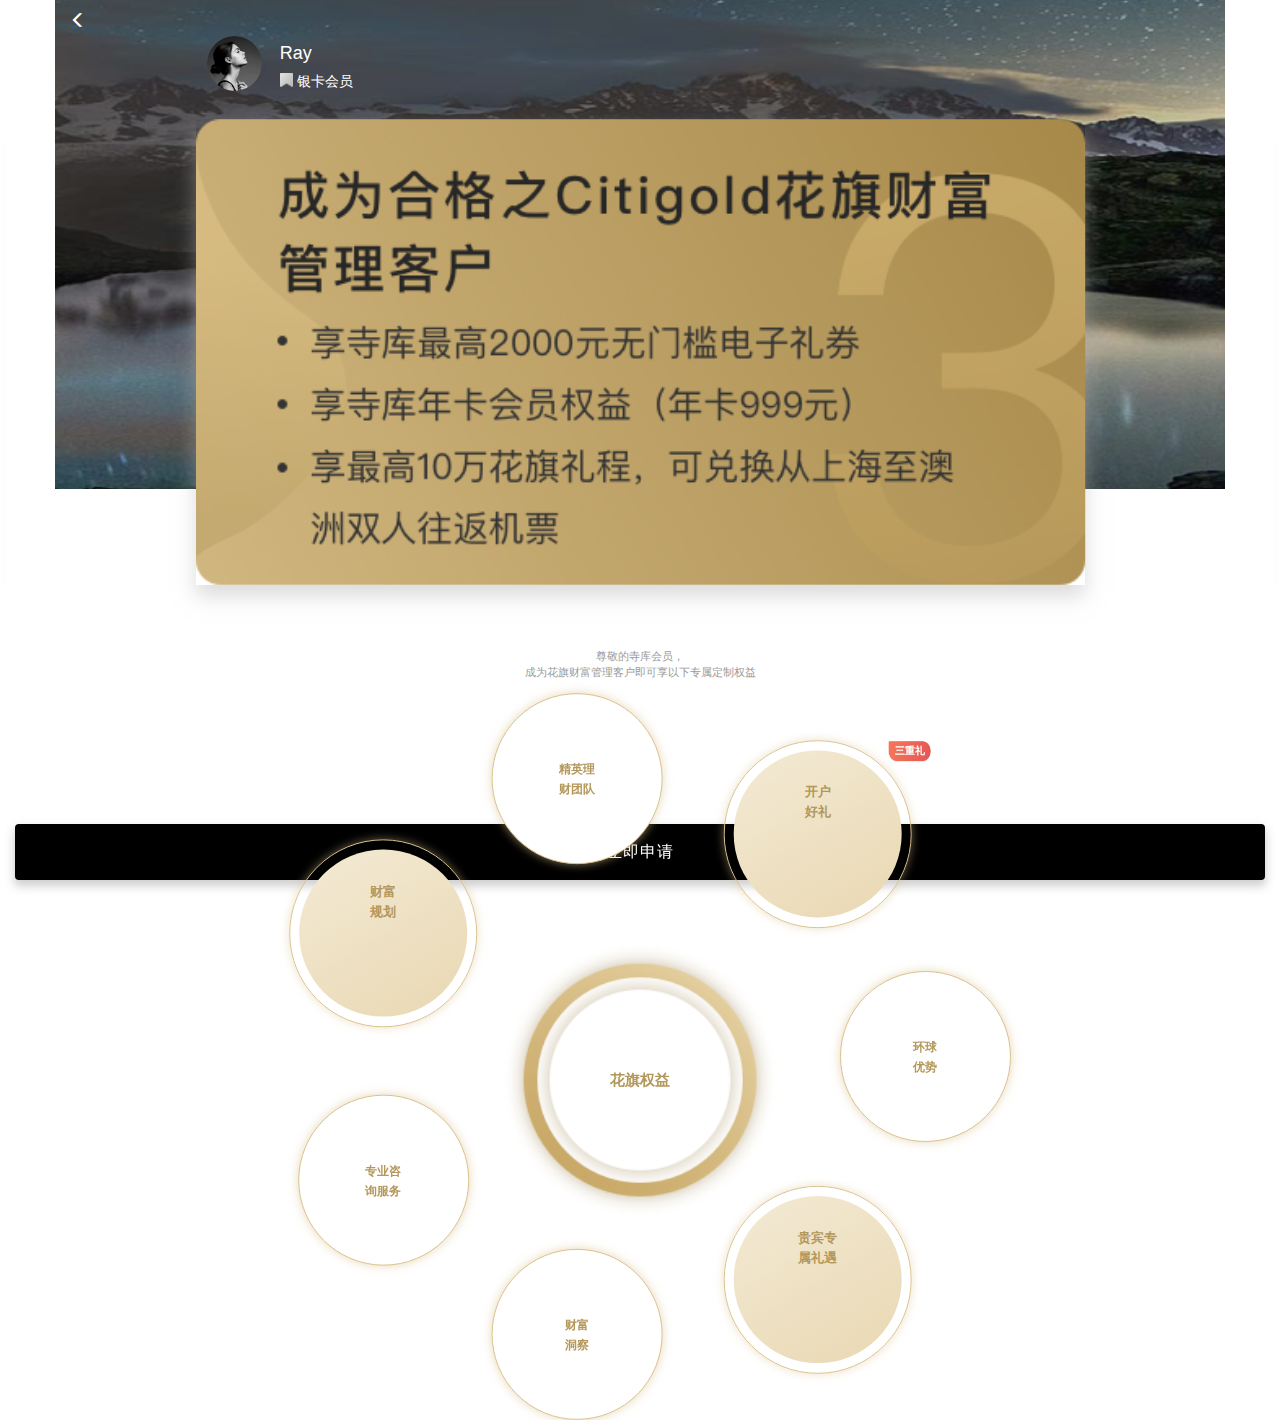
<file: index.html>
<!DOCTYPE html>
<html lang="en">

<head>
    <meta charset="UTF-8">
    <meta name="viewport" content="width=device-width, initial-scale=1, maximum-scale=1, user-scalable=no">
    <meta http-equiv="X-UA-Compatible" content="ie=edge">
    <title>Document</title>
    <link rel="stylesheet" href="css/bootstrap.min.css">
    <link rel="stylesheet" href="css/swiper.min.css">
    <link rel="stylesheet" href="css/index.css">
</head>

<body class="body-siku">
    <div class="siku-wrapper">
        <div class="container bg-cover">
            <div class="nav">
                <span class="glyphicon glyphicon-menu-left"></span>
            </div>
            <div class="person-level">
                <div class="icon">
                    <img src="images/profile.png" alt="">
                </div>
                <div class="info">
                    <p class="name common-black">Ray</p>
                    <p class="card-level common-black"> <img src="images/icn_silver.png" alt="" width="12px"> 银卡会员</p>
                </div>
            </div>
            <div class="swiper-container swiper-card">
                <div class="swiper-wrapper">
                    <div class="swiper-slide swiper-slide-1">

                        <img src="images/CARD 3 Copy.png" alt="" data-index="1">

                    </div>
                    <div class="swiper-slide swiper-slide-active">

                        <img src="images/CARD 1 Copy.png" alt="" data-index="2">

                    </div>
                    <div class="swiper-slide">

                        <img src="images/CARD 2 Copy.png" alt="" data-index="3">

                    </div>

                </div>
            </div>
        </div>
        <div class="rights-content">
            <p class="header text-center">
                尊敬的寺库会员，<br />
                成为花旗财富管理客户即可享以下专属定制权益
            </p>
            <div class="content-1  container">
                <div class="circle1">
                    <ul class="circleWrapper wStyle1">
                        <li>
                            <div class="circleFeature fStyle1" data-cyrcleBox="f1">
                                <p>
                                    环球<br />优势
                                </p>
                            </div>
                            <div class="circleBox" id="f1">
                                <div class="details">
                                    <div class="details-head text-center">环球优势 <span class="glyphicon glyphicon-remove"></span>
                                    </div>
                                    <div class="container list-wrapper">
                                        <p class="list-title">世界公民 - 尊贵身份，畅享全球
                                        </p>
                                        <ul>
                                            <li>海外开户预约
                                            </li>
                                            <li>全球速汇通
                                            </li>
                                            <li>Citigold环球尊贵身份
                                            </li>
                                            <li>全球账户总览
                                            </li>
                                        </ul>
                                        <p class="list-title">环球旅行 - 随时随地，伴您左右
                                        </p>
                                        <ul>
                                            <li>全球ATM取现免费
                                            </li>
                                            <li>花旗环球礼遇
                                            </li>
                                            <li>海外紧急援助现金
                                            </li>
                                            <li>全球贵宾服务
                                            </li>
                                        </ul>
                                        <p class="list-title">安心留学 - 您的期许，花旗助力
                                        </p>
                                        <ul>
                                            <li>国际信用卡
                                            </li>
                                            <li> 海外开户预约
                                            </li>
                                            <li> 全球速汇通
                                            </li>
                                        </ul>
                                        <p class="list-title">移居中国 - 崭新生活，轻松启程
                                        </p>
                                        <ul>
                                            <li>花旗Citigold财富管理顾问团队能为您提供全球投资理财咨询，帮助您挖掘来自世界各地的投资契机，着眼境内理财的同时也不会错过海外投资机会。
                                            </li>
                                        </ul>

                                    </div>
                                </div>
                            </div>
                            <div class="inner-circle">
                                <p>
                                    花旗权益
                                </p>
                            </div>
                        </li>
                        <li>
                            <div class="circleFeature fStyle2" data-cyrcleBox="f2">
                                <p>
                                    贵宾专
                                    <br />属礼遇
                                </p>
                            </div>
                            <div class="circleBox" id="f2">
                                <div class="details">
                                    <div class="details-head text-center">花旗荟贵宾专属礼遇
                                        <span class="glyphicon glyphicon-remove"></span>
                                    </div>
                                    <div class="container list-wrapper">
                                        <p class="list-title">
                                            旅游度假
                                        </p>
                                        <ul>
                                            <li>喜达屋、凯悦、半岛等全球奢华酒店预订优惠
                                            </li>
                                            <li>免费国内机场带泊车
                                            </li>
                                            <li>免费海外电话紧急翻译
                                            </li>
                                            <li>全球机场全程陪同
                                            </li>
                                            <li>海外汽车租赁95折优惠
                                            </li>
                                            <li>英国家族传承、美国巴菲特股东大会
                                            </li>
                                        </ul>
                                        <p class="list-title">臻享生活
                                        </p>
                                        <ul>
                                            <li>全球米其林餐厅预订优惠
                                            </li>
                                            <li>顶级会所免会籍入场
                                            </li>
                                            <li>私人管家服务

                                            </li>
                                            <li>F1等热门赛事预订

                                            </li>
                                            <li>时装周及热门演出预订
                                            </li>
                                        </ul>
                                        <p class="list-title">守护健康
                                        </p>
                                        <ul>
                                            <li>日本、台湾、香港高端体检优惠套餐
                                            </li>
                                            <li> 和睦家八折优惠
                                            </li>
                                            <li> 瑞尔齿科95折优惠
                                            </li>
                                            <li> 心理咨询
                                            </li>
                                            <li> 美国名医问诊

                                            </li>
                                        </ul>
                                        <p class="list-title">海外教育 </p>
                                        <ul>
                                            <li>世界五百强企业研习 </li>
                                            <li> VR/AR科技实践项目体验</li>
                                            <li> 海外留学顾问程一站</li>

                                        </ul>
                                    </div>
                                </div>
                            </div>
                        </li>
                        <li>
                            <div class="circleFeature fStyle1" data-cyrcleBox="f3">
                                <p>
                                    财富
                                    <br />洞察
                                </p>
                            </div>
                            <div class="circleBox" id="f3">
                                <div class="details">
                                    <div class="details-head text-center">财富洞察
                                        <span class="glyphicon glyphicon-remove"></span>
                                    </div>
                                    <div class="container list-wrapper">
                                        <p class="list-title">最新市场动态</p>
                                        <ul>
                                            <li>每日市场焦点</li>
                                            <li>每周金融市场分析 </li>
                                            <li>月度/年度市场展望 </li>
                                        </ul>
                                        <p class="list-title">花旗FM －全球财智，尽收于耳
                                        </p>
                                        <ul>
                                            <li>环球财经观察、花旗会客室、投资讲堂，三大栏目满足不同收听需求。一样的财经热点，聆听不一样的专业解读
                                            </li>
                                        </ul>
                                        <p class="list-title">
                                            花旗直播间
                                        </p>
                                        <ul>
                                            <li>联合中外市场投资专家，在线探讨市场热点话题，即时了解全球动态
                                            </li>
                                        </ul>
                                        <p class="list-title">投资
                                        </p>
                                        <ul>
                                            <li>诚意为您奉上基金投资、外汇理财等多元化境内与QDII海外投资产品与专业意见，助您做出睿智决策，更好地进行资产配置。

                                            </li>
                                        </ul>
                                    </div>
                                </div>
                            </div>
                        </li>
                        <li>
                            <div class="circleFeature fStyle1" data-cyrcleBox="f4">
                                <p>
                                    专业咨<br />询服务
                                </p>
                            </div>
                            <div class="circleBox" id="f4">
                                <div class="details">
                                    <div class="details-head text-center"> 专业咨询服务<span class="glyphicon glyphicon-remove"></span>
                                    </div>
                                    <div class="container list-wrapper">
                                        <p class="list-title">财智对话－了解您和您的需求</p>
                                        <ul>
                                            <li>专属客户经理将以您的需求为核心，深入了解投资目标与需求、资金状况，制定适合您的投资组合策略</li>

                                        </ul>
                                        <p class="list-title">需求分析 －创建您的财富组合</p>
                                        <ul>
                                            <li>Citigold全方位财富规划平台将协助您设定理财目标，展示持有资产的变动，分析投资组合的参考配置，及达成财富目标的投资策略。
                                            </li>
                                        </ul>
                                        <p class="list-title">组合回顾－您的投资组合足够多元化吗？
                                        </p>
                                        <ul>
                                            <li>利用花旗财富多元化指数，您的客户经理可检视您目前投资的分散程度，通过分散投资有效降低资产价值波动风险，还可能提高资产收益率。
                                            </li>

                                        </ul>
                                        <p class="list-title">全球投资－国际投资者</p>
                                        <ul>
                                            <li>花旗Citigold财富管理顾问团队能为您提供全球投资理财咨询，帮助您挖掘来自世界各地的投资契机。

                                            </li>

                                        </ul>
                                    </div>
                                </div>
                            </div>
                        </li>
                        <li>
                            <div class="circleFeature fStyle2" data-cyrcleBox="f5">
                                <p>
                                    财富
                                    <br />规划
                                </p>
                            </div>
                            <div class="circleBox container" id="f5">
                                <div class="details">
                                    <div class="details-head text-center">财富规划 <span class="glyphicon glyphicon-remove"></span>
                                    </div>
                                    <div class="container list-wrapper">
                                        <p class="list-title">流动资产-财富愿景，从容坐享</p>
                                        <ul>
                                            <li>花期通知存款</li>
                                            <li>多币种活期存款</li>
                                            <li>多币种定期存款</li>
                                            <li>个人大额存单</li>
                                        </ul>
                                        <p class="list-title">短期投资-把握机会，在短期内实现您的财务目标</p>
                                        <ul>
                                            <li>汇利账户</li>
                                            <li>优利账户</li>
                                        </ul>
                                        <p class="list-title">长期投资-让您的投资多元化</p>
                                        <ul>
                                            <li>结构性投资账户</li>
                                            <li> 代客境外理财-海外债券系列</li>
                                            <li> 代客境外理财-结构性票据</li>
                                            <li> 代客境外理财-海外基金系列</li>
                                        </ul>
                                        <p class="list-title">住房贷款-优质房贷金融产品，享受特惠贷款条件</p>
                                        <ul>
                                            <li>花期优智房贷</li>
                                        </ul>
                                        <p class="list-title">保险-完善的个性化服务助您保护您的挚爱</p>
                                        <ul>
                                            <li>少儿精英成长计划</li>
                                            <li> 财务安全方案</li>
                                            <li> 退休规划方案</li>
                                            <li> 资产传承方案</li>
                                        </ul>
                                    </div>
                                </div>
                            </div>
                        </li>
                        <li>
                            <div class="circleFeature fStyle1" data-cyrcleBox="f6">
                                <p>
                                    精英理<br />财团队
                                </p>
                            </div>
                            <div class="circleBox" id="f6">
                                <div class="details">
                                    <div class="details-head text-center">精英理财团队 <span class="glyphicon glyphicon-remove"></span>
                                    </div>
                                    <div class="container list-wrapper">
                                        <p class="list-title">我们的金融服务始于对您财务需求的了解，并始终与您保持相同目标。您的客户经理会联同花旗精英顾问团队，为您量身打造契合个人目标的投资策略，助您按计划进行，以满足您的财务目标。
                                        </p>
                                        <ul>
                                            <li>您的专属客户经理
                                            </li>
                                            <li>花旗客服代表
                                            </li>
                                            <li>财富策划经理
                                            </li>
                                            <li>财务安全规划经理
                                            </li>
                                            <li>外汇交易专员

                                            </li>
                                            <li>房贷专员

                                            </li>
                                        </ul>
                                    </div>
                                </div>
                            </div>
                        </li>
                        <li>
                            <div class="circleFeature fStyle2" data-cyrcleBox="f7">
                                <p>
                                    开户
                                    <br />好礼
                                </p>
                                <span class="good-present present-3">三重礼</span>
                                <span class="good-present present-2">二重礼</span>
                            </div>
                            <div class="circleBox" id="f7">
                                <div class="details">
                                    <div class="details-head text-center">寺库定制好礼
                                        <span class="glyphicon glyphicon-remove"></span>
                                    </div>
                                    <div class="container list-wrapper present-1 present">
                                        <p class="list-title">开户好礼1</p>
                                        <ul>
                                            <li>花期通知存款</li>
                                            <li>多币种活期存款</li>
                                            <li>多币种定期存款</li>
                                            <li>个人大额存单</li>
                                        </ul>
                                    </div>
                                    <div class="container list-wrapper present-2 present">
                                        <p class="list-title">开户好礼2</p>
                                        <ul>
                                            <li>花期通知存款</li>
                                            <li>多币种活期存款</li>
                                            <li>多币种定期存款</li>
                                            <li>个人大额存单</li>
                                        </ul>
                                    </div>
                                    <div class="container list-wrapper present-3 present">
                                        <p class="list-title">一重礼
                                        </p>
                                        <p class="list-title">享寺库无门槛100元电子礼券

                                        </p>
                                        <p class="list-title">享寺库月度会员权益（价值99元）
                                        </p>
                                        <ul>
                                            <li>花期通知存款</li>
                                            <li>多币种活期存款</li>
                                            <li>多币种定期存款</li>
                                            <li>个人大额存单</li>
                                        </ul>
                                    </div>
                                </div>
                            </div>
                        </li>
                    </ul>
                </div>
            </div>
        </div>
    </div>
    <div class="common-footer container">
        <a href="javascript:;" class="common-btn">立即申请</a>
    </div>

    <script src="js/jquery-1.11.0.min.js"></script>
    <script src="js/swiper.min.js"></script>
    <script src="js/bootstrap.min.js"> </script>
    <script src="js/index.js"></script>

</body>

</html>
</file>
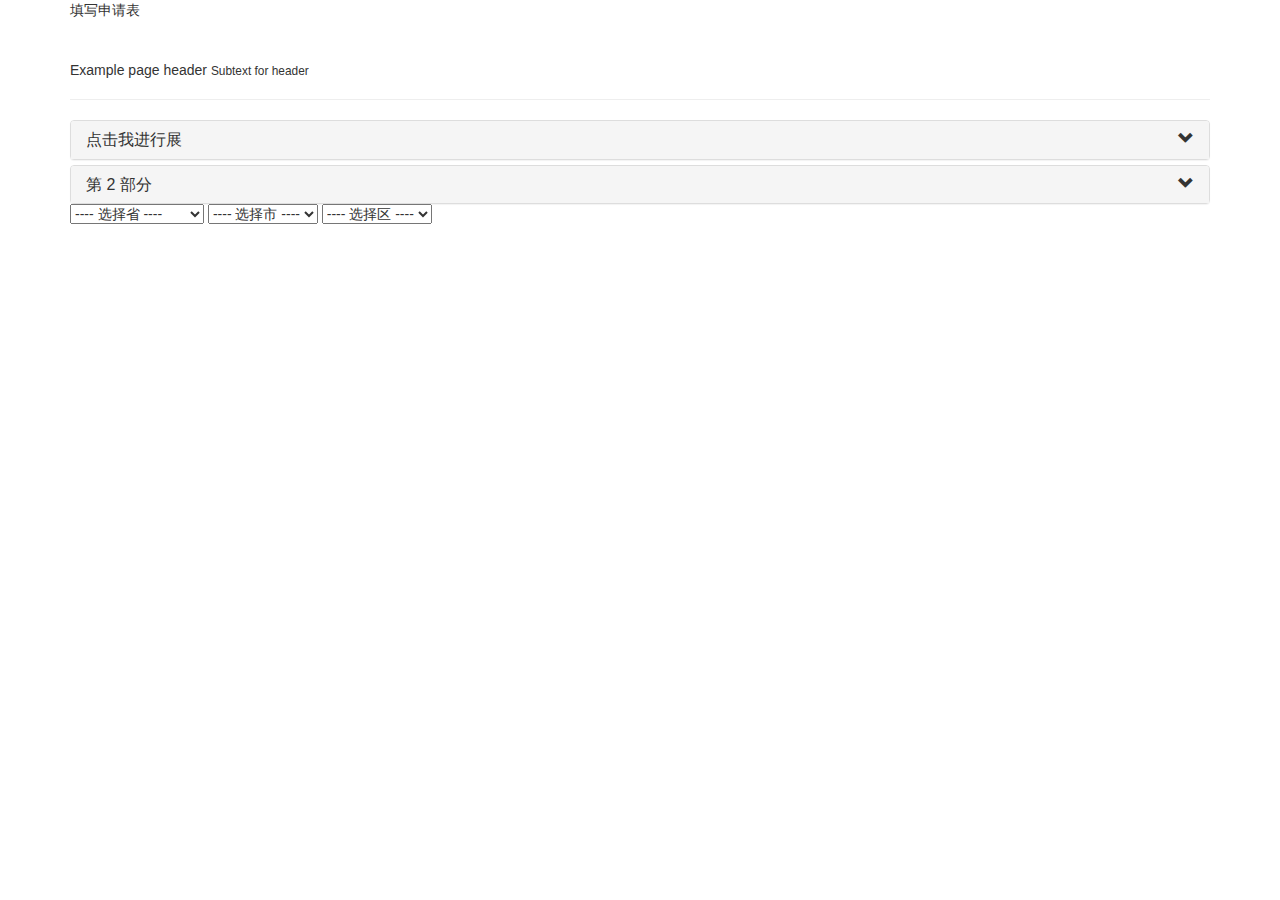
<file: applicationForm.html>
<!DOCTYPE html>
<html lang="en">

<head>
    <meta charset="UTF-8">
    <meta name="viewport" content="width=device-width, initial-scale=1.0">
    <meta http-equiv="X-UA-Compatible" content="ie=edge">
    <title>Document</title>
    <link rel="stylesheet" href="css/bootstrap.min.css">
    <link rel="stylesheet" href="css/applicationForm.css">
</head>

<body>
    <div class="application-form container">
        <div class="header">
            填写申请表
        </div>
        <div class="page-header">
                <p>Example page header <small>Subtext for header</small></p>
              </div>
        <div class="panel-group" id="accordion">
            <div class="panel panel-default">
                <div class="panel-heading">
                    <h4 class="panel-title">
                        <a data-toggle="collapse" data-parent="#accordion" href="#collapseOne">
                            点击我进行展

                        </a>
                        <span class="glyphicon glyphicon-chevron-down down"></span>
                    </h4>
                </div>
                <div id="collapseOne" class="panel-collapse collapse">
                    <div class="panel-body">
                        Nihil anim keffiyeh helvetica, craft beer labore wes anderson
                        cred nesciunt sapiente ea proident. Ad vegan excepteur butcher
                        vice lomo.
                    </div>
                </div>
            </div>
            <div class="panel panel-default">
                <div class="panel-heading">
                    <h4 class="panel-title">
                        <a data-toggle="collapse" data-parent="#accordion" href="#collapseTwo">
                            第 2 部分
                        </a>
                        <span class="glyphicon glyphicon-chevron-down down"></span>
                    </h4>
                </div>
                <div id="collapseTwo" class="panel-collapse collapse">
                    <div class="panel-body">
                        Nihil anim keffiyeh helvetica, craft beer labore wes anderson
                        cred nesciunt sapiente ea proident. Ad vegan excepteur butcher
                        vice lomo.
                    </div>
                </div>
            </div>
            <div data-toggle="distpicker">
                    <select data-province="---- 选择省 ----"></select>
                    <select data-city="---- 选择市 ----"></select>
                    <select data-district="---- 选择区 ----"></select>
                  </div>
            
        </div>
    </div>
    <script src="js/jquery-1.11.0.min.js"></script>
    <script src="js/bootstrap.min.js"> </script>
    <script src="js/distpicker.min.js">

    </script>
    <script>
        $(".panel-group .panel-title a").click(function () {
            var flag = $(this).parents(".panel-heading").next().hasClass("in");
            $(".panel-group").find(".down").removeClass("up");
            if (!flag) {
                $(this).parents(".panel").find(".down").addClass("up")
            }

        })


        $("#distpicker1").distpicker();
    </script>
</body>

</html>
</file>
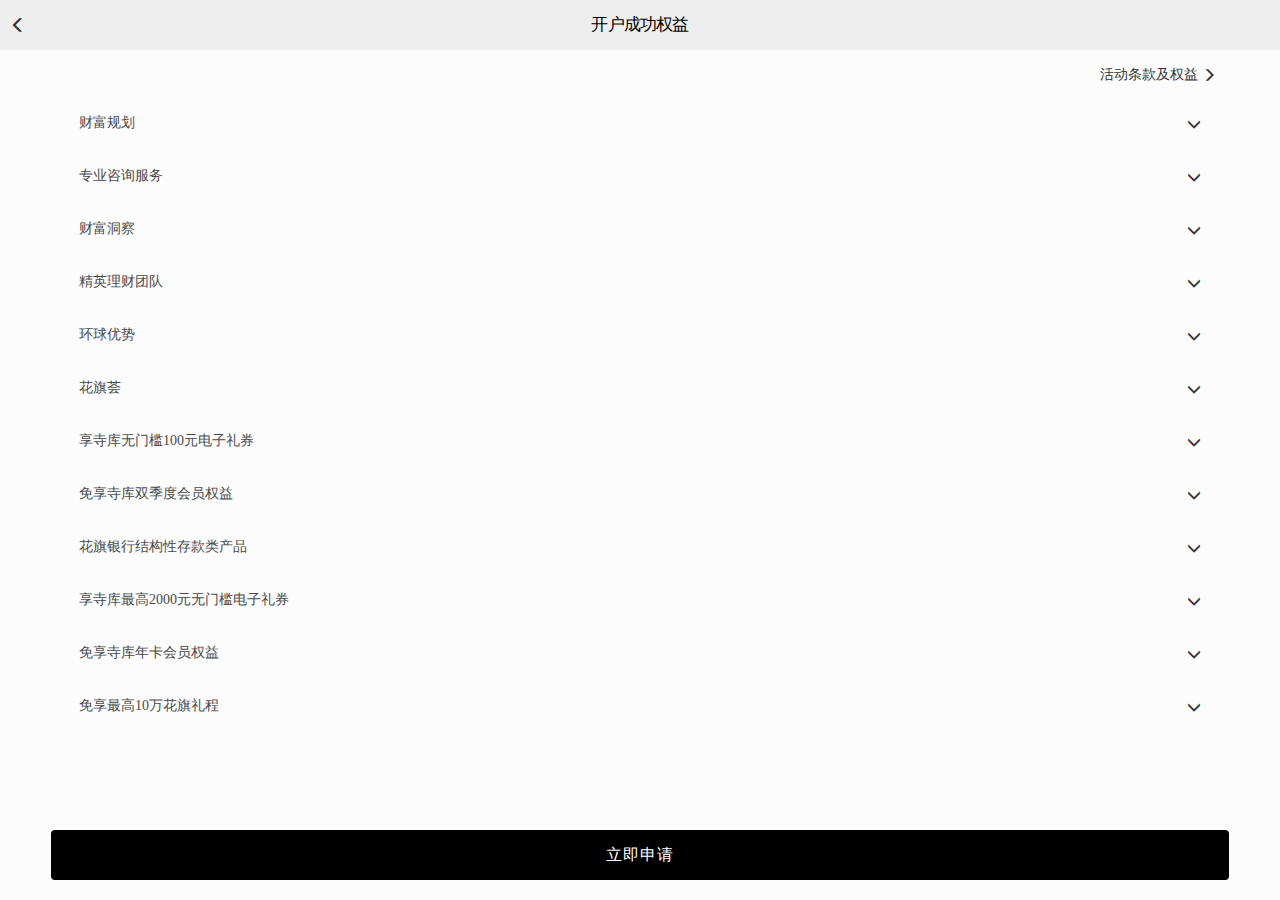
<file: list.html>
<!DOCTYPE html>
<html>

<head>
	<meta charset="UTF-8">
	<meta name="viewport" content="width=device-width, initial-scale=1.0, maximum-scale=1, user-scalable=no" />
	<title></title>
	<link rel="stylesheet" href="css/bootstrap.min.css">
	<link rel="stylesheet" href="css/list.css" />
</head>

<body style="background-color: #fcfcfc;">
	<div class="siku-list">
		<div class="header">
			<a href="index.html"><span class="back glyphicon glyphicon-menu-left"></span></a>
			<p>开户成功权益</p>
		</div>
			<div class=" list-body panel-group" id="accordion">
				<div class="collapse-block">
					<p class="skip">活动条款及权益</p>
					<span class="right glyphicon glyphicon-menu-right"></span>
				</div>
				<div class="collapse-block panel panel-default">
					<div class="title panel-heading" data-parent="#accordion" data-toggle="collapse" data-target="#collapseOne">
						<p class="panel-title">
							财富规划
						</p>
						<span class="view-more glyphicon glyphicon-menu-down"></span>
					</div>
					<div id="collapseOne" class="panel-collapse collapse">
						<div class="panel-body">
							<ul>
								<li>流动资产—财富愿景，从容坐享</li><br>
								<li>短期投资—把握时机，在短期内实现您的财务目标</li><br>
								<li>长期投资—让您的投资多元化</li><br>
								<li>住房贷款—优质房贷金融产品，享受特惠贷款条件</li><br>
								<li>保险—完善的个性化服务助您保护您的挚爱</li>
							</ul>
						</div>
					</div>
				</div>
			<div class="collapse-block panel panel-default">
				<div class="title panel-heading" data-parent="#accordion" data-toggle="collapse" data-target="#collapseTwo">
					<p class="panel-title">
						专业咨询服务
					</p>
					<span class="view-more glyphicon glyphicon-menu-down"></span>
				</div>
				<div id="collapseTwo" class="panel-collapse collapse">
					<div class="panel-body">
						<p>财智对话—了解您和您的需求</p>
						<br>
						<p>需求分析—创建您的财富组合</p>
						<br>
						<p>组合回顾—您的投资组合足够多元化吗？</p>
						<br>
						<p>全球投资—国际投资者</p>
						
					</div>
				</div>
			</div>
			<div class="collapse-block panel panel-default">
				<div class="title panel-heading" data-parent="#accordion" data-toggle="collapse" data-target="#collapseThree">
					<p class="panel-title">
						财富洞察
					</p>
					<span class="view-more glyphicon glyphicon-menu-down"></span>
				</div>
				<div id="collapseThree" class="panel-collapse collapse">
					<div class="panel-body">
						<ul>
							<li>最新市场动态</li><br>
							<li>花旗FM—全球财智，尽收于耳</li><br>
							<li>花旗直播间</li><br>
							<li>基金投资、外汇理财</li>
						</ul>
						
					</div>
				</div>
			</div>
			<div class="collapse-block panel panel-default">
				<div class="title panel-heading" data-parent="#accordion" data-toggle="collapse" data-target="#collapseFour">
					<p class="panel-title">
						精英理财团队
					</p>
					<span class="view-more glyphicon glyphicon-menu-down"></span>
				</div>
				<div id="collapseFour" class="panel-collapse collapse">
					<div class="panel-body">
						<ul>
							<li>您的专属客户经理</li><br>
							<li>花旗客服代表</li><br>
							<li>财富策划经理</li><br>
							<li>财务安全规划经理</li><br>
							<li>外汇交易专员</li><br>
							<li>房贷专员</li>
						</ul>
					</div>
				</div>
			</div>
			<div class="collapse-block panel panel-default">
				<div class="title panel-heading" data-parent="#accordion" data-toggle="collapse" data-target="#collapseFive">
					<p class="panel-title">
						环球优势
					</p>
					<span class="view-more glyphicon glyphicon-menu-down"></span>
				</div>
				<div id="collapseFive" class="panel-collapse collapse">
					<div class="panel-body">
						<ul>
							<li>世界公民—尊贵身份，畅享全球</li><br>
							<li>环球旅行—随时随地，伴您左右</li><br>
							<li>安心留学—您的期许，花旗助力</li><br>
							<li>移居中国—崭新生活，轻松启程</li>
						</ul>
					</div>
				</div>
			</div>
			<div class="collapse-block panel panel-default">
				<div class="title panel-heading" data-parent="#accordion" data-toggle="collapse" data-target="#collapseSix">
					<p class="panel-title">
						花旗荟
					</p>
					<span class="view-more glyphicon glyphicon-menu-down"></span>
				</div>
				<div id="collapseSix" class="panel-collapse collapse">
					<div class="panel-body">
						<p>旅游度假</p>
						<ul>
							<li>喜达屋、凯悦、半岛等全球奢华酒店预订优惠</li>
							<li>免费国内机场带泊车</li>
							<li>免费海外电话紧急翻译</li>
							<li>全球机场全程陪同</li>
							<li>海外汽车租赁95折优惠</li>
							<li>英国家族传承、美国巴菲特股东大会</li>
						</ul>
						<p>臻享生活</p>
						<ul>
							<li>全球米其林餐厅预订优惠</li>
							<li>顶级会所免会籍入场</li>
							<li>私人管家服务</li>
							<li>F1等热门赛事预订</li>
							<li>时装周及热门演出预订</li>
						</ul>
						<p>守护健康</p>
						<ul>
							<li>日本、台湾、香港高端体检优惠套餐</li>
							<li>和睦家八折优惠</li>
							<li>瑞尔齿科95折优惠</li>
							<li>心理咨询</li>
							<li>美国名医问诊</li>
						</ul>
						<p>海外教育</p>
						<ul>
							<li>世界五百强企业研习</li>
							<li>VR/AR科技实践项目体验</li>
							<li>海外留学顾问</li>
						</ul>
					</div>
				</div>
			</div>
			<div class="collapse-block panel panel-default">
				<div class="title panel-heading" data-parent="#accordion" data-toggle="collapse" data-target="#collapseSeven">
					<p class="panel-title">
						享寺库无门槛100元电子礼券
					</p>
					<span class="view-more glyphicon glyphicon-menu-down"></span>
				</div>
				<div id="collapseSeven" class="panel-collapse collapse">
					<div class="panel-body">
						<ul>
							<li>成功在花旗银行上海分支行开户后7个工作日左右，即可得寺库无门槛100元电子礼券</li><br />
							<li>寺库电子礼券有效期为30天（如若于2019.2.15日发放，有效期将到2019.3.16日（含））</li><br />
							<li>花旗银行（中国）有限公司上海分支行网点地址：</li>
						</ul>
						<p class="normal">上海分行<br>上海市浦东陆家嘴金融贸易区，花园石桥路33号花旗集团大厦1楼</p>
						<p class="normal">上海古北支行<br>上海市古北路1078号，黄金豪园金座1楼102室</p>
						<p class="normal">上海南京西路支行<br>上海市南京西路762号，1楼A室和2楼</p>
						<p class="light">若有任何电子礼券兑换问题可咨询寺库客服热线：<br>400-87-56789或寺库“在线客服”</p>
					</div>
				</div>
			</div>
			<div class="collapse-block panel panel-default">
				<div class="title panel-heading" data-parent="#accordion" data-toggle="collapse" data-target="#collapseEight">
					<p class="panel-title">
						免享寺库双季度会员权益
					</p>
					<span class="view-more glyphicon glyphicon-menu-down"></span>
				</div>
				<div id="collapseEight" class="panel-collapse collapse">
					<div class="panel-body">
						<ul>
							<li>成功认购花旗银行结构性存款类产品即可在7个工作日左右，享寺库连续两季的季度会员权益（价值538元）：</li>
						</ul>
						<p class="normal">
							会员专享价，最高优惠50%<br>
							生日月双倍积分<br>
							双季卡开卡后享6次免运费<br>
							享500/月税费补贴<br>
							VIP专属客服<br>
							双季卡享4张库支票免息分期
						</p><br>
						<ul>
							<li>花旗银行（中国）有限公司上海分支行网点地址：</li>
						</ul>
						<p class="normal">上海分行<br>上海市浦东陆家嘴金融贸易区，花园石桥路33号花旗集团大厦1楼</p>
						<p class="normal">上海古北支行<br>上海市古北路1078号，黄金豪园金座1楼102室</p>
						<p class="normal">上海南京西路支行<br>上海市南京西路762号，1楼A室和2楼</p>
						<p class="light">若有任何电子礼券兑换问题可咨询寺库客服热线：<br>400-87-56789或寺库“在线客服”</p>
					</div>
				</div>
			</div>
			<!--<div class="collapse-block panel panel-default">
				<div class="title panel-heading" data-parent="#accordion" data-toggle="collapse" data-target="#collapseEight">
					<p class="panel-title">
						免享寺库月度会员权益
					</p>
					<span class="view-more glyphicon glyphicon-menu-down"></span>
				</div>
				<div id="collapseEight" class="panel-collapse collapse">
					<div class="panel-body">
						<ul>
							<li>成功在花旗银行上海分支行开户后7个工作日左右，可以享寺库月度会员权益（价值99元），具体权益包括：</li>
						</ul>
						<p class="normal">
							会员专享价<br>
							生日月双倍积分<br>
							月卡开卡后享一次免运费<br>
							享500/月税费补贴<br>
							VIP专属客服<br>
							享1张库支票免息分期
						</p><br>
						<ul>
							<li>花旗银行（中国）有限公司上海分支行网点地址：</li>
						</ul>
						<p class="normal">上海分行<br>上海市浦东陆家嘴金融贸易区，花园石桥路33号花旗集团大厦1楼</p>
						<p class="normal">上海古北支行<br>上海市古北路1078号，黄金豪园金座1楼102室</p>
						<p class="normal">上海南京西路支行<br>上海市南京西路762号，1楼A室和2楼</p>
						<p class="light">若有任何电子礼券兑换问题可咨询寺库客服热线：<br>400-87-56789或寺库“在线客服”</p>
					</div>
				</div>
			</div>-->
			<div class="collapse-block panel panel-default second">
				<div class="title panel-heading" data-parent="#accordion" data-toggle="collapse" data-target="#collapseNine">
					<p class="panel-title">
						花旗银行结构性存款类产品
					</p>
					<span class="view-more glyphicon glyphicon-menu-down"></span>
				</div>
				<div id="collapseNine" class="panel-collapse collapse">
					<div class="panel-body">
						<p>认购花旗银行结构性存款类产品</p>
						<ul>
							<li>到期安享100%本金返还，更有可能捕捉高于我行同期同币种普通定期存款利息的收益！</li><br>
							<li>花旗银行（中国）有限公司上海分支行网点地址：</li>
						</ul>
						<p class="normal">上海分行<br>上海市浦东陆家嘴金融贸易区，花园石桥路33号花旗集团大厦1楼</p>
						<p class="normal">上海古北支行<br>上海市古北路1078号，黄金豪园金座1楼102室</p>
						<p class="normal">上海南京西路支行<br>上海市南京西路762号，1楼A室和2楼</p>
						<p class="light">具体产品信息及认购方式可联系您的专属花旗银行客服经理</p>
					</div>
				</div>
			</div>
			
			<div class="collapse-block panel panel-default third">
				<div class="title panel-heading" data-parent="#accordion" data-toggle="collapse" data-target="#collapseTen">
					<p class="panel-title">
						享寺库最高2000元无门槛电子礼券
					</p>
					<span class="view-more glyphicon glyphicon-menu-down"></span>
				</div>
				<div id="collapseTen" class="panel-collapse collapse">
					<div class="panel-body">
						<ul>
							<li>新开户且满足合格Citigold花旗财富管理账户（即综合账户总额当月日均余额不低于1,000,000元人民币（或等值外币）），可在满足活动条件后7个工作日左右凭寺库短信领取电子礼券：</li>
						</ul>
						<p class="normal">
							满1个月合格获得寺库无门槛1000元电子礼券；<br>
							满4个月合格额外获得寺库无门槛1000元电子礼券；<br>
							寺库电子礼券有效期为30天（如若于2019.2.15日发放，有效期将到2019.3.16日（含））
						</p><br>
						<ul>
							<li>花旗银行（中国）有限公司上海分支行网点地址：</li>
						</ul>
						<p class="normal">上海分行<br>上海市浦东陆家嘴金融贸易区，花园石桥路33号花旗集团大厦1楼</p>
						<p class="normal">上海古北支行<br>上海市古北路1078号，黄金豪园金座1楼102室</p>
						<p class="normal">上海南京西路支行<br>上海市南京西路762号，1楼A室和2楼</p>
						<p class="light">若有任何电子礼券兑换问题可咨询寺库客服热线：<br>400-87-56789或寺库“在线客服”</p>
					</div>
				</div>
			</div>
			<div class="collapse-block panel panel-default third">
				<div class="title panel-heading" data-parent="#accordion" data-toggle="collapse" data-target="#collapseTwelve">
					<p class="panel-title">
						免享寺库年卡会员权益
					</p>
					<span class="view-more glyphicon glyphicon-menu-down"></span>
				</div>
				<div id="collapseTwelve" class="panel-collapse collapse">
					<div class="panel-body">
						<ul>
							<li>新开户且满足合格Citigold花旗财富管理账户（即综合账户总额当月日均余额不低于1,000,000元人民币（或等值外币）），可在满足活动条件后7个工作日左右凭寺库短信领取寺库年度会员权益（价值999元），即：</li>
						</ul>
						<p class="normal">
							年卡开卡后享12次免运费<br>
							享5张库支票免息分期<br>
							150元无门槛优惠券<br>
							享一年2次，每次价值400元奢侈品免费养护
						</p><br>
						<p class="light">寺库会员权益条款详见寺库APP，最终解释权归寺库所有。若有任何问题可咨询寺库客服热线：<br>400-87-56789或寺库“在线客服”</p>
					</div>
				</div>
			</div>
			<div class="collapse-block panel panel-default third">
				<div class="title panel-heading" data-parent="#accordion" data-toggle="collapse" data-target="#collapseThirteen">
					<p class="panel-title">
						免享最高10万花旗礼程
					</p>
					<span class="view-more glyphicon glyphicon-menu-down"></span>
				</div>
				<div id="collapseThirteen" class="panel-collapse collapse">
					<div class="panel-body">
						<ul>
							<li>新开户且满足合格Citigold花旗财富管理账户（即综合账户总额当月日均余额不低于1,000,000元人民币（或等值外币）），并且持有花旗礼程卡/至享卡信用卡，2年内最高可享10万花旗礼程，可兑换从上海至澳洲双人往返机票！</li><br>
							<li>除兑换机票外，您还可以利用花旗礼程免费升舱、兑换刷卡金、折抵年费或兑换多种缤纷好礼。</li><br>
							<li>送礼程活动有效期至2019年3月31日</li>
						</ul>
						<p class="light">具体活动详情可咨询您的专属花旗银行客户经理</p>
					</div>
				</div>
			</div>
		</div>
		<div class="page-bottom">
			<div class="bottom-button">
				<p>立即申请</p>
			</div>
		</div>

	</div>

	<script src="js/jquery-1.11.0.min.js"></script>
	<script src="js/bootstrap.min.js"> </script>
	<script>
		$(function () {

			// 获取当前index;
			var currentIndex=localStorage.getItem("currentIndex");
			console.log(currentIndex);
			if(currentIndex == 1){
				$(".second").hide();
				$(".third").hide();
			}
			else if(currentIndex == 2){
				$(".third").hide();
			}



			$('.collapse').on('show.bs.collapse', function () {
				var item = $(this).prev().find("span");
				$(item).css({
					"transform": "rotate(-180deg)",
					"transition": "transform 0.2s"
				});
			});
			$('.collapse').on('hide.bs.collapse', function () {
				var item = $(this).prev().find("span");
				$(item).css({
					"transform": "rotate(0deg)",
					"transition": "transform 0.2s"
				})
			});
		});
	</script>
</body>

</html>
</file>
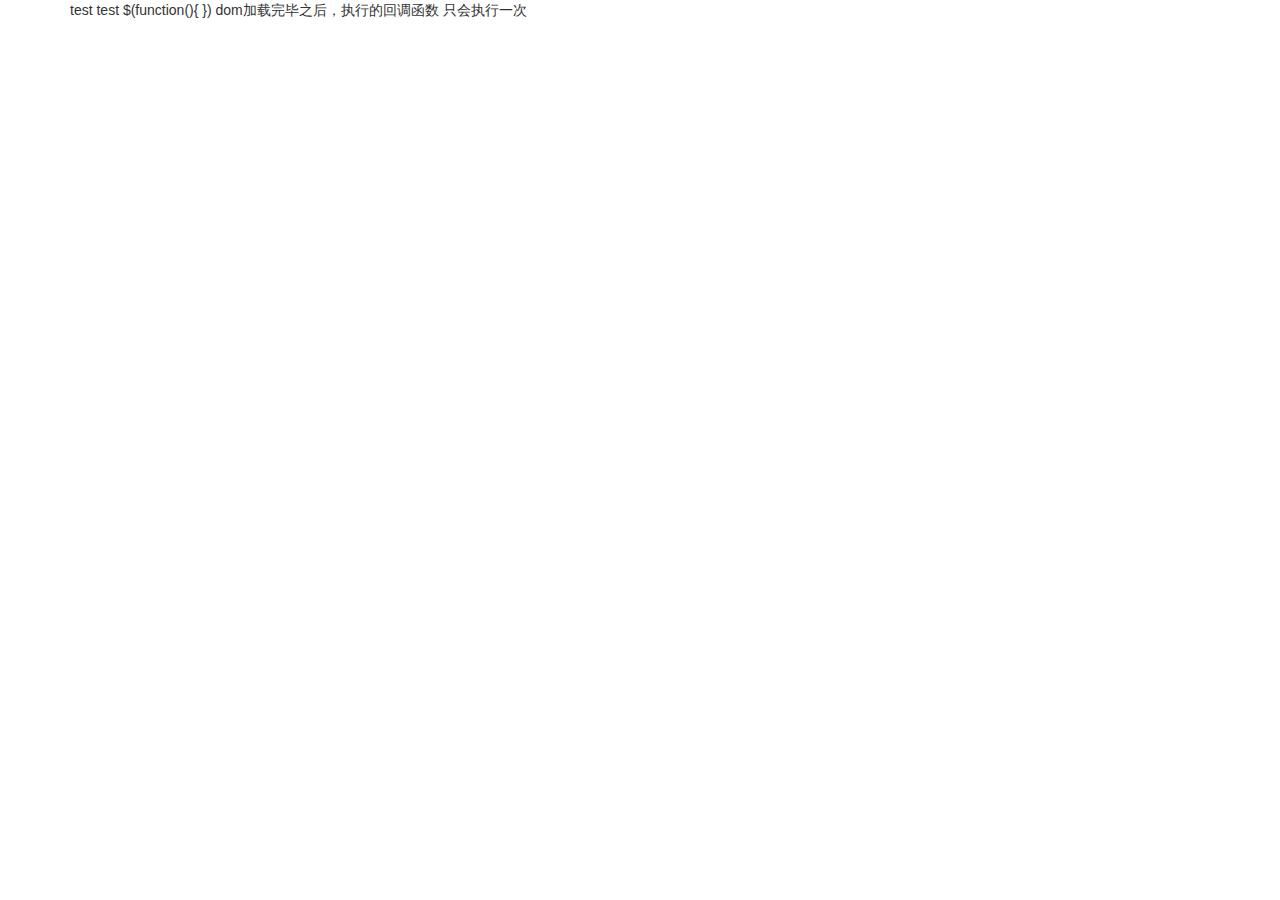
<file: test.html>
<!DOCTYPE html>
<html lang="en">

<head>
    <meta charset="UTF-8">
    <meta name="viewport" content="width=device-width, initial-scale=1.0">
    <meta http-equiv="X-UA-Compatible" content="ie=edge">
    <title>Document</title>
    <link rel="stylesheet" href="css/bootstrap.min.css">
    <link rel="stylesheet" href="css/applicationForm.css">
</head>

<body>
    <div class="application-form container">
            <p>test test 

                $(function(){

                })
                dom加载完毕之后，执行的回调函数  只会执行一次



            </p>
    </div>
    <script src="js/jquery-1.11.0.min.js"></script>
    <script src="js/bootstrap.min.js"> </script>
    <script>
        $(document ).ready(function() {
        console.log( "ready!" );
        });
    </script>

</body>

</html>
</file>
<file: css/index.css>
html {
    font-size: 62.5%;
    -webkit-text-size-adjust: none;
}

* {
    padding: 0;
    margin: 0;
}

.body-siku {
    overflow: hidden;
    position: relative;
}

.bg-cover {
    padding-top: 12px;
    background: url(../images/BG-TOP.png) no-repeat left top;
    background-size: 100% 80%;
}

.nav {
    position: relative;
}

.nav .glyphicon {
    font-size: 16px;
    color: #fff;
}

.person-level {
    display: flex;
    flex-direction: row;
    align-items: center;
    padding-left: 12%;
    margin-top: -5px;
}

.person-level .icon img {
    width: 55px;
    height: 55px;
    border-radius: 100%;
}

.info {
    margin-left: 18px;
    padding-top: 4px;
    color: #fff;
}

.info .name {
    font-size: 18px;
    margin-bottom: 4px;
    padding-top: 10px;
}

.info .card-level img {
    vertical-align: text-top;
    width: 13px;
}

.swiper-card {
    margin: 3% 0 3%;
}

.body-siku .swiper-container {
    width: 100%;
    height: 100%;
    display: flex;
    -webkit-align-items: center;
    align-items: center;
    overflow: visible;
}

.body-siku .swiper-slide {
    text-align: center;
    display: -webkit-box;
    display: -ms-flexbox;
    display: -webkit-flex;
    display: flex;
    -webkit-box-pack: center;
    -ms-flex-pack: center;
    -webkit-justify-content: center;
    justify-content: center;
    -webkit-box-align: center;
    -ms-flex-align: center;
    -webkit-align-items: center;
    align-items: center;
    -webkit-transition: transform 1s;
    transition: transform 1s;
    border-radius: 4px;


}

.body-siku .swiper-slide.swiper-slide-active {
    -webkit-transform: scale(1.2);
    transform: scale(1.2);
    margin-top: 2%;
    /* overflow: hidden; */
}

.body-siku .swiper-slide img {
    width: 74%;
    box-shadow: 0 9px 16px 0px rgba(185, 185, 185, 0.51);
}

.body-siku .swiper-slide.swiper-slide-active img {
    width: 65%;
}

.card-title {
    font-size: 16px;
    color: #272727;
}

.card-list li {
    font-size: 11px;
    color: #333;
}

.rights-content .header {
    font-size: 11px;
    color: #999;
    margin-top: 0;
    margin-bottom: 1%;
}
/* 整个弹框最外层 */

.circleWrapper {
    width: 64%;
    height: 64%;
    border-radius: 100%;
    position: relative;
    margin: 40px auto 30px;
}

ul.circleWrapper {
    list-style-type: none;
    padding: 0;
    display: block;
}

ul.circleWrapper li {
    display: block;
}

/* 每个圆的大小 */
.circleFeature {
    position: absolute;
    top: 0;
    bottom: 0;
    left: 0;
    right: 0;
    margin: auto;
    cursor: pointer;
    border-radius: 100%;
    text-align: center;
    -webkit-transition: all 0.8s;
    -moz-transition: all 0.8s;
    -ms-transition: all 0.8s;
    -o-transition: all 0.8s;
    transition: all 0.8s;
    z-index: 2;
    width: 30%;
    height: 30%;
    line-height: 20px !important;
}

.circleFeature p {
    position: absolute;
    top: 50%;
    width: 100%;
    transform: translateY(-50%);
    -webkit-transform: translateY(-50%);
    font-size: 12px;
    color: #B4975A;
    /* background: #fff; */
}

/* 圆样式 */
.fStyle1 {
    background-color: #fff;
    color: #fff;
    font-weight: 600;
    overflow: hidden;
    border: 1px solid #DAC28E;
    box-shadow: 0 0 8px 1px rgba(219, 193, 140, 0.50);
}

.fStyle2 {
    color: #fff;
    font-weight: 600;
    /* overflow-y: hidden; */
    border: 1px solid #DAC28E;
    width: 33%;
    height: 33%;
    box-shadow: 0 0 8px 1px rgba(219, 193, 140, 0.40);
}

.fStyle2 p {
    color: #B4975A;
    font-size: 13px;
    width: 90%;
    height: 90%;
    border-radius: 100%;
    position: relative;
    margin: 0 auto;
    background-image: linear-gradient(-211deg, #F3EAD4 2%, #E9D8B3 97%);
    padding-top: 17%;

}

/* 弹框内容  */
.circleBox {
    width: 100%;
    height: 100%;
    position: fixed;
    right: 0;
    left: 0;
    top: 0;
    bottom: 0;
    display: none;
    background: rgba(0, 0, 0, .7);
    z-index: 99;
}

.circleBox .details {
    position: absolute;
    left: 20px;
    right: 20px;
    top: 50px;
    bottom: 50px;
    margin: 0 auto;
    border-radius: 8px;
    background: #fff;
    color: #444;
    z-index: 100;
    overflow: hidden;
}

.details-head {
    font-size: 16px;
    height: 50px;
    line-height: 50px;
    position: relative;
    background-image: linear-gradient(-45deg, #DDC490 0%, #A68848 100%);
    border-radius: 4px 4px 0px 0px;
}

.details-head .glyphicon-remove {
    position: absolute;
    right: 20px;
    top: 50%;
    transform: translateY(-50%);
}

.list-wrapper {
    max-height: 90%;
    width: 88%;
    margin: 0 auto;
    overflow: auto;
    padding-top: 10px;
}

.list-wrapper .list-title {
    font-size: 14px;
    margin-bottom: 15px;
    color: #333333;
    letter-spacing: 0.88px;
    margin-bottom: 4px;
    font-weight: 600;
}

.list-wrapper ul {
    margin-bottom: 12px;
    letter-spacing: 0.88px;
    color: #555;
}

.list-wrapper ul li {
    position: relative;
    padding-left: 10px;
}

.list-wrapper ul li::before {
    position: absolute;
    left: 0;
    top: 0;
    content: "•";
    display: block;
}

.good-present {
    position: absolute;
    top: 0px;
    right: -20px;
    display: block;
    background: url(../images/Rectangle1.png) no-repeat center center;
    padding: 0 6px;
    background-size: 100% 100%;
    font-size: 10px;
}

.good-present.present-2 {
    position: absolute;
    top: 0px;
    right: -20px;
    display: block;
    background: url(../images/Rectangle.png) no-repeat center center;
    padding: 0 6px;
    background-size: 100% 100%;
    font-size: 10px;
}

.circle2 {
    box-sizing: border-box;
}

.wStyle2 {
    border: 2px dotted #aaa;
}

.innerStyle2 {
    background-color: #f9f9f9;
    width: 70% !important;
    height: 70% !important;
    -webkit-border-radius: 50%;
    -moz-border-radius: 50%;
    border-radius: 50%;
    padding: 15% 22px;
}


.inner-circle {
    position: absolute;
    width: 48%;
    height: 48%;
    margin: auto;
    border-radius: 100%;
    overflow: hidden;
    right: 0;
    left: 0;
    top: 30%;
    text-align: center;
    z-index: 1;
    background: url(../images/circle.png) no-repeat center center;
    background-size: 100%;

}

.inner-circle>p {
    position: absolute;
    top: 50%;
    left: 50%;
    width: 100%;
    transform: translate(-50%, -50%);
    color: #B4975A;
    font-weight: 600;
    font-size: 15px;
    z-index: 1000;

}

.inner-animation {
    -webkit-animation: grow 0.5s;
    animation: grow 0.5s;
}

@-webkit-keyframes grow {
    0% {
        -webkit-transform: scale(0);
        -moz-transform: scale(0);
        -o-transform: scale(0);
        -ms-transform: scale(0);
        transform: scale(0);
    }

    100% {
        -webkit-transform: scale(1);
        -moz-transform: scale(1);
        -o-transform: scale(1);
        -ms-transform: scale(1);
        transform: scale(1);
    }
}

@keyframes grow {
    0% {
        -webkit-transform: scale(0);
        -moz-transform: scale(0);
        -o-transform: scale(0);
        -ms-transform: scale(0);
        transform: scale(0);
    }

    100% {
        -webkit-transform: scale(1);
        -moz-transform: scale(1);
        -o-transform: scale(1);
        -ms-transform: scale(1);
        transform: scale(1);
    }
}


/* 底部 */
.common-footer {
    position: fixed;
    bottom: 0px;
    height: 48px;
    line-height: 48px;
    width: 100%;
    bottom: 20px;
}

.common-footer .common-btn {
    display: block;
    width: 100%;
    height: 100%;
    background: #000000;
    background-size: 100%;
    border-radius: 4px;
    text-align: center;
    font-size: 16px;
    color: #fff;
    letter-spacing: 1px;
    text-decoration: none;
    box-shadow: 0 5px 10px 1px rgba(64, 64, 64, .26);
}

/* 适配 */
@media screen and (max-width: 320px) {
    .common-footer {
        height: 40px;
        line-height: 40px;
        bottom: 12px;
    }

    .person-level {
        margin-top: -2%;
    }

    .circleWrapper {
        margin-top: 30px;
        width: 62%;
    }

    .fStyle2 p {
        font-size: 12px;
        padding-top: 14%;
    }

    .inner-circle>p {
        font-size: 14px;
    }

    .content-1 .good-present {
        right: -30px;
    }

    .details-head {
        height: 42px;
        line-height: 42px;
    }
}

@media only screen and (width: 375px) and (height:812px) {
    .person-level .icon img {
        width: 65px;
        height: 65px;
    }

    .person-level {
        margin-top: 3%;
    }

    .swiper-card {
        margin-top: 8%;
    }

    .content-1 .header {
        margin-top: 4%;
    }

    .circleWrapper {
        margin-top: 60px;
        width: 75%;
    }

    .common-footer {
        bottom: 30px;
    }

    .rights-content .header {
        padding-top: 4%;
    }
}

@media screen and (width: 768px) {
    .circleWrapper {
        width: 48%;
    }

    .rights-content .header {
        padding: 2% 0 !important;
    }
}

@media screen and (min-width: 1024px) {

    .circleWrapper {
        width: 50%;
    }

    .rights-content .header {
        padding: 3% 0;
    }

    .common-footer {
        height: 56px;
        line-height: 56px;
    }
}
</file>
<file: css/applicationForm.css>
.panel-title{
    position: relative;
}
.panel-title .down{
    position: absolute;
    right: 0;
    top:0;
}

.panel-title .down.up{
    transform: rotate(180deg);
    -webkit-transform: rotate(180deg); 
}
</file>
<file: css/list.css>
body{font-family: PingFangSC-Regular;}
.siku-list{
	width: 100%;
}
.heavy{
	font-weight: bolder;
}
.header{
	position: fixed;
	height: 50px;
	width: 100%;
	top: 0;
	z-index: 10;
	background-color: #eeeeee;
}
.siku-list .back{
	position: absolute;
	top: 50%;
	left: 10px;
	margin-top: -7px;
	color:#333;
	font-size: 16px;
}
.header>p{
	width: 100%;
	line-height: 50px;
	text-align: center;
	font-size: 17px;
	color: #000000;
	letter-spacing: -0.82px;
}
.list-body{
	width: 100%;
	margin-top: 60px;
	margin-bottom: 80px;
}
.collapse-block{
	width: 90%;
	margin: 8px auto 0 auto !important;
	border: none;
	position: relative;
	box-shadow: none !important;
	background-color: rgb(255,255,255,0);
}
.skip{
	line-height: 30px;
	text-align: right;
	padding-right: 18px;
	font-size: 14px;
}
.right{
	position: absolute;
	top: 50%;
	right: 0;
	margin-top: -7px;
}
.title{
	position: relative;
	/*height: 30px;*/
	background-color: rgb(255,255,255,0) !important;
	border-top-left-radius: 5px;
	border-top-right-radius: 5px;
	border: none;
}
.collapsed{
	border-bottom-left-radius: 5px;
	border-bottom-right-radius: 5px;
}
.panel-body{
	border-top: none !important;
	background-color: rgb(255,255,255,0);
	border-bottom-left-radius: 5px;
	border-bottom-right-radius: 5px;
}
.panel-body>p{
	padding-left: 15px;
	font-family: PingFangSC-Medium;
	font-size: 14px;
	letter-spacing: 0.88px;
	margin-bottom: 6px;
	font-weight: bolder;
}
.normal{
	font-weight: normal !important;
	padding-left: 30px !important;
}
.light{
	font-size: 12px !important;
	opacity: 0.5;
	letter-spacing: 0 !important;
	font-weight: normal !important; 
}
.panel-body>ul{
	padding-left: 30px;
	margin-bottom: 16px;
	letter-spacing: 0.88px;

}
.panel-title{
	line-height: 25px;
	font-size: 14px;
	color: #4a4a4a;
}
.view-more{
	position: absolute;
	top: 17px;
	right: 15px;
}
.page-bottom{
	width: 100%;
	height: 70px;
	position: fixed;
	background-color: #fcfcfc;
	bottom: 0;
}
.bottom-button{
	width: 92%;
	height: 50px;
	margin: 0 auto 20px auto;
	background-color: #000000;
	border-radius: 4px;
}
.bottom-button>p{
	line-height: 50px;
	width: 100%;
	text-align: center;
	font-size: 16px;
	color: #ffffff;
	letter-spacing: 0.94px;
}
</file>
